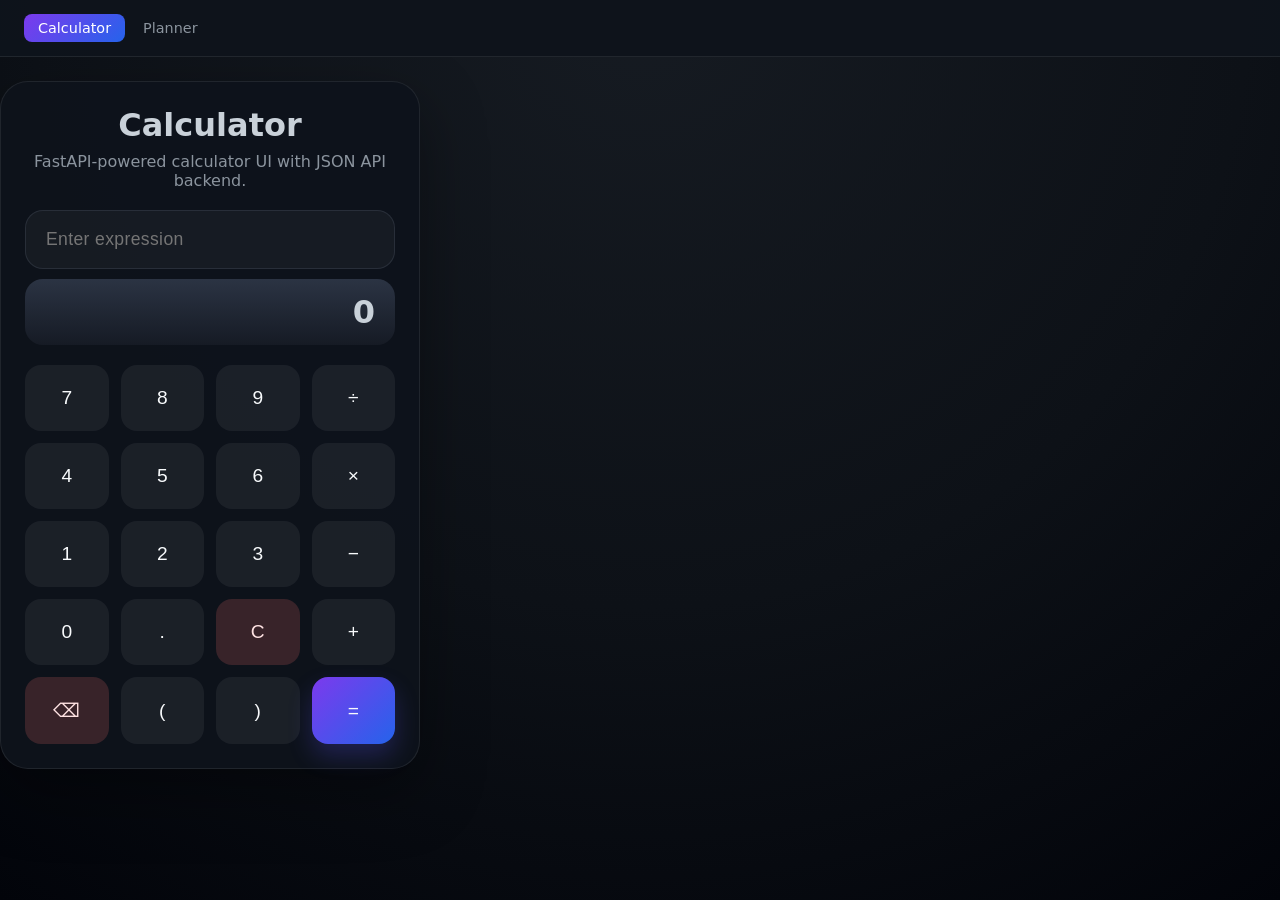
<file: static/index.html>
<!DOCTYPE html>
<html lang="en">
<head>
  <meta charset="UTF-8" />
  <meta name="viewport" content="width=device-width, initial-scale=1.0" />
  <title>FastAPI Calculator</title>
  <link rel="stylesheet" href="/static/css/style.css" />
  <link rel="stylesheet" href="/static/css/planner.css" />
</head>
<body>
  <nav class="planner-nav" style="font-family:Inter,system-ui,sans-serif">
    <a href="/" class="active">Calculator</a>
    <a href="/planner">Planner</a>
  </nav>
  <main class="calculator-app" style="margin-top:24px">
    <header>
      <h1>Calculator</h1>
      <p>FastAPI-powered calculator UI with JSON API backend.</p>
    </header>

    <section class="display-panel">
      <input id="expression" type="text" placeholder="Enter expression" readonly />
      <div id="result" class="result">0</div>
    </section>

    <section class="button-grid" aria-label="Calculator keypad">
      <button data-value="7">7</button>
      <button data-value="8">8</button>
      <button data-value="9">9</button>
      <button data-value="/">÷</button>

      <button data-value="4">4</button>
      <button data-value="5">5</button>
      <button data-value="6">6</button>
      <button data-value="*">×</button>

      <button data-value="1">1</button>
      <button data-value="2">2</button>
      <button data-value="3">3</button>
      <button data-value="-">−</button>

      <button data-value="0">0</button>
      <button data-value=".">.</button>
      <button id="clear">C</button>
      <button data-value="+">+</button>

      <button id="backspace">⌫</button>
      <button data-value="(">(</button>
      <button data-value=")">)</button>
      <button id="equals">=</button>
    </section>
  </main>
  <script src="/static/js/app.js"></script>
</body>
</html>
</file>
<file: static/css/style.css>
:root {
  color-scheme: dark;
  font-family: Inter, system-ui, sans-serif;
  background: #0d1117;
  color: #c9d1d9;
}

* {
  box-sizing: border-box;
}

body {
  margin: 0;
  min-height: 100vh;
  display: grid;
  place-items: center;
  padding: 24px;
  background: radial-gradient(circle at top, #161b22 0%, #0d1117 55%, #02040a 100%);
}

.calculator-app {
  width: min(420px, 100%);
  border: 1px solid rgba(255, 255, 255, 0.08);
  border-radius: 28px;
  padding: 24px;
  background: rgba(14, 19, 28, 0.96);
  box-shadow: 0 24px 64px rgba(0, 0, 0, 0.35);
}

header {
  text-align: center;
  margin-bottom: 20px;
}

header h1 {
  margin: 0;
  font-size: 2rem;
}

header p {
  margin: 8px auto 0;
  color: #8b949e;
  max-width: 30rem;
}

.display-panel {
  display: grid;
  gap: 10px;
  margin-bottom: 20px;
}

#expression {
  width: 100%;
  padding: 18px 20px;
  background: rgba(255, 255, 255, 0.04);
  border: 1px solid rgba(148, 163, 184, 0.14);
  border-radius: 18px;
  color: #f0f6fc;
  font-size: 1.1rem;
  letter-spacing: 0.02em;
}

#result {
  min-height: 60px;
  display: grid;
  place-items: center end;
  padding: 14px 20px;
  border-radius: 18px;
  background: linear-gradient(180deg, rgba(48, 57, 74, 0.86), rgba(22, 27, 37, 0.95));
  font-size: 2rem;
  font-weight: 700;
  color: #c9d1d9;
}

.button-grid {
  display: grid;
  grid-template-columns: repeat(4, minmax(0, 1fr));
  gap: 12px;
}

.button-grid button {
  border: none;
  padding: 22px 0;
  border-radius: 16px;
  font-size: 1.2rem;
  cursor: pointer;
  color: #f8fafc;
  background: rgba(255, 255, 255, 0.06);
  transition: transform 0.15s ease, background 0.15s ease;
}

.button-grid button:hover {
  background: rgba(255, 255, 255, 0.11);
  transform: translateY(-1px);
}

.button-grid button:active {
  transform: translateY(0px);
}

#equals {
  grid-column: span 1;
  background: linear-gradient(135deg, #7c3aed, #2563eb);
  box-shadow: 0 12px 24px rgba(92, 85, 255, 0.24);
}

#clear,
#backspace {
  background: rgba(248, 113, 113, 0.18);
  color: #fee2e2;
}

@media (max-width: 460px) {
  body {
    padding: 16px;
  }

  .calculator-app {
    padding: 18px;
  }

  .button-grid button {
    padding: 20px 0;
  }
}
</file>
<file: static/css/planner.css>
/* ── Layout ────────────────────────────────────────────────────────────── */

body {
  display: block;
  padding: 0;
}

.planner-nav {
  display: flex;
  gap: 4px;
  padding: 14px 24px;
  background: rgba(14, 19, 28, 0.96);
  border-bottom: 1px solid rgba(255, 255, 255, 0.08);
  position: sticky;
  top: 0;
  z-index: 10;
}

.planner-nav a {
  color: #8b949e;
  text-decoration: none;
  font-size: 0.9rem;
  font-weight: 500;
  padding: 6px 14px;
  border-radius: 8px;
  transition: background 0.15s, color 0.15s;
}

.planner-nav a:hover {
  background: rgba(255, 255, 255, 0.07);
  color: #c9d1d9;
}

.planner-nav a.active {
  background: linear-gradient(135deg, #7c3aed, #2563eb);
  color: #fff;
}

.planner-app {
  max-width: 960px;
  margin: 0 auto;
  padding: 24px;
}

/* ── Tab bar ───────────────────────────────────────────────────────────── */

.tab-bar {
  display: flex;
  gap: 4px;
  margin-bottom: 24px;
  border-bottom: 1px solid rgba(255, 255, 255, 0.08);
  padding-bottom: 0;
  flex-wrap: wrap;
}

.tab-bar button {
  background: none;
  border: none;
  border-bottom: 2px solid transparent;
  color: #8b949e;
  font-size: 0.95rem;
  font-weight: 500;
  padding: 10px 18px;
  cursor: pointer;
  transition: color 0.15s, border-color 0.15s;
  margin-bottom: -1px;
}

.tab-bar button:hover {
  color: #c9d1d9;
}

.tab-bar button.active {
  color: #f0f6fc;
  border-bottom-color: #7c3aed;
}

.tab-panel {
  display: none;
}

.tab-panel.active {
  display: block;
}

/* ── Add form ──────────────────────────────────────────────────────────── */

.add-form {
  display: flex;
  flex-wrap: wrap;
  gap: 10px;
  align-items: flex-end;
  margin-bottom: 24px;
  padding: 16px;
  background: rgba(255, 255, 255, 0.03);
  border: 1px solid rgba(255, 255, 255, 0.07);
  border-radius: 14px;
}

.add-form .field {
  display: flex;
  flex-direction: column;
  gap: 4px;
  flex: 1;
  min-width: 120px;
}

.add-form label {
  font-size: 0.75rem;
  color: #8b949e;
  text-transform: uppercase;
  letter-spacing: 0.05em;
}

.add-form input,
.add-form textarea,
.add-form select {
  background: rgba(255, 255, 255, 0.05);
  border: 1px solid rgba(148, 163, 184, 0.18);
  border-radius: 8px;
  color: #f0f6fc;
  font-size: 0.9rem;
  padding: 8px 10px;
  font-family: inherit;
  transition: border-color 0.15s;
}

.add-form input:focus,
.add-form textarea:focus,
.add-form select:focus {
  outline: none;
  border-color: #7c3aed;
}

/* ── Buttons ───────────────────────────────────────────────────────────── */

.btn-primary {
  background: linear-gradient(135deg, #7c3aed, #2563eb);
  border: none;
  border-radius: 10px;
  color: #fff;
  cursor: pointer;
  font-size: 0.9rem;
  font-weight: 600;
  padding: 9px 20px;
  transition: opacity 0.15s, transform 0.1s;
  white-space: nowrap;
}

.btn-primary:hover { opacity: 0.9; transform: translateY(-1px); }
.btn-primary:active { transform: translateY(0); }

.btn-danger {
  background: rgba(248, 113, 113, 0.18);
  border: 1px solid rgba(248, 113, 113, 0.25);
  border-radius: 10px;
  color: #fee2e2;
  cursor: pointer;
  font-size: 0.9rem;
  font-weight: 500;
  padding: 9px 20px;
  transition: background 0.15s;
  white-space: nowrap;
}

.btn-danger:hover { background: rgba(248, 113, 113, 0.28); }

.btn-icon {
  background: none;
  border: none;
  color: #8b949e;
  cursor: pointer;
  font-size: 1rem;
  padding: 4px 7px;
  border-radius: 6px;
  transition: background 0.15s, color 0.15s;
}

.btn-icon:hover { background: rgba(255,255,255,0.08); color: #c9d1d9; }
.btn-icon.delete:hover { background: rgba(248,113,113,0.18); color: #fee2e2; }
.btn-icon.save { color: #4ade80; }
.btn-icon.save:hover { background: rgba(74,222,128,0.12); }
.btn-icon.cancel { color: #f87171; }

/* ── Entity cards ──────────────────────────────────────────────────────── */

.card-list {
  display: flex;
  flex-direction: column;
  gap: 10px;
}

.entity-card {
  background: rgba(14, 19, 28, 0.96);
  border: 1px solid rgba(255, 255, 255, 0.08);
  border-radius: 14px;
  padding: 14px 16px;
}

.card-header {
  display: flex;
  align-items: center;
  gap: 8px;
}

.card-header .card-name {
  font-weight: 600;
  color: #f0f6fc;
  flex: 1;
}

.card-meta {
  font-size: 0.82rem;
  color: #8b949e;
  margin-top: 4px;
  display: flex;
  gap: 14px;
  flex-wrap: wrap;
}

.card-edit-row {
  display: flex;
  flex-wrap: wrap;
  gap: 8px;
  margin-top: 10px;
  align-items: flex-end;
}

.card-edit-row input,
.card-edit-row select {
  background: rgba(255, 255, 255, 0.06);
  border: 1px solid rgba(148, 163, 184, 0.18);
  border-radius: 7px;
  color: #f0f6fc;
  font-size: 0.88rem;
  padding: 6px 9px;
  font-family: inherit;
  flex: 1;
  min-width: 90px;
}

.card-edit-row input:focus,
.card-edit-row select:focus {
  outline: none;
  border-color: #7c3aed;
}

/* ── Availability slots ────────────────────────────────────────────────── */

.slots-section {
  margin-top: 12px;
  border-top: 1px solid rgba(255,255,255,0.06);
  padding-top: 10px;
}

.slots-toggle {
  background: none;
  border: none;
  color: #8b949e;
  cursor: pointer;
  font-size: 0.82rem;
  padding: 0;
  display: flex;
  align-items: center;
  gap: 5px;
  transition: color 0.15s;
}

.slots-toggle:hover { color: #c9d1d9; }

.slots-body {
  display: none;
  margin-top: 10px;
}

.slots-body.open { display: block; }

.slot-add-form {
  display: flex;
  flex-wrap: wrap;
  gap: 8px;
  align-items: flex-end;
  margin-bottom: 10px;
}

.slot-add-form input {
  background: rgba(255,255,255,0.05);
  border: 1px solid rgba(148,163,184,0.18);
  border-radius: 7px;
  color: #f0f6fc;
  font-size: 0.85rem;
  padding: 6px 9px;
  font-family: inherit;
}

.slot-list {
  display: flex;
  flex-direction: column;
  gap: 5px;
}

.slot-row {
  display: flex;
  align-items: center;
  gap: 8px;
  font-size: 0.83rem;
  color: #8b949e;
}

.slot-row .slot-text { flex: 1; }

/* ── Timetable ─────────────────────────────────────────────────────────── */

.timetable-toolbar {
  display: flex;
  gap: 10px;
  margin-bottom: 20px;
  flex-wrap: wrap;
  align-items: center;
}

.timetable-toolbar .spacer { flex: 1; }

.timetable-wrap {
  overflow-x: auto;
}

.timetable-table {
  width: 100%;
  border-collapse: collapse;
  font-size: 0.88rem;
}

.timetable-table th {
  text-align: left;
  padding: 10px 12px;
  color: #8b949e;
  font-weight: 500;
  font-size: 0.78rem;
  text-transform: uppercase;
  letter-spacing: 0.05em;
  border-bottom: 1px solid rgba(255,255,255,0.08);
}

.timetable-table td {
  padding: 10px 12px;
  border-bottom: 1px solid rgba(255,255,255,0.05);
  color: #c9d1d9;
  vertical-align: middle;
}

.timetable-table tr:hover td {
  background: rgba(255,255,255,0.025);
}

.timetable-table tr.row-manual td:first-child {
  border-left: 2px solid #7c3aed;
  padding-left: 10px;
}

.timetable-table td input,
.timetable-table td select {
  background: rgba(255,255,255,0.06);
  border: 1px solid rgba(148,163,184,0.2);
  border-radius: 6px;
  color: #f0f6fc;
  font-size: 0.86rem;
  padding: 4px 7px;
  font-family: inherit;
  width: 100%;
  min-width: 80px;
}

.timetable-table td input:focus,
.timetable-table td select:focus {
  outline: none;
  border-color: #7c3aed;
}

.empty-state {
  text-align: center;
  padding: 48px 24px;
  color: #8b949e;
  font-size: 0.92rem;
  line-height: 1.7;
}

.empty-state strong {
  display: block;
  font-size: 1.05rem;
  color: #c9d1d9;
  margin-bottom: 6px;
}

.badge-manual {
  font-size: 0.7rem;
  background: rgba(124,58,237,0.2);
  color: #a78bfa;
  border-radius: 4px;
  padding: 1px 5px;
  margin-left: 4px;
  vertical-align: middle;
}

/* ── Error toast ───────────────────────────────────────────────────────── */

#toast {
  position: fixed;
  bottom: 24px;
  left: 50%;
  transform: translateX(-50%) translateY(60px);
  background: rgba(248,113,113,0.9);
  color: #fff;
  padding: 10px 20px;
  border-radius: 10px;
  font-size: 0.88rem;
  pointer-events: none;
  transition: transform 0.25s ease, opacity 0.25s;
  opacity: 0;
  z-index: 100;
}

#toast.show {
  transform: translateX(-50%) translateY(0);
  opacity: 1;
}

@media (max-width: 600px) {
  .planner-app { padding: 14px; }
  .add-form { padding: 12px; }
  .timetable-toolbar { gap: 8px; }
}
</file>
